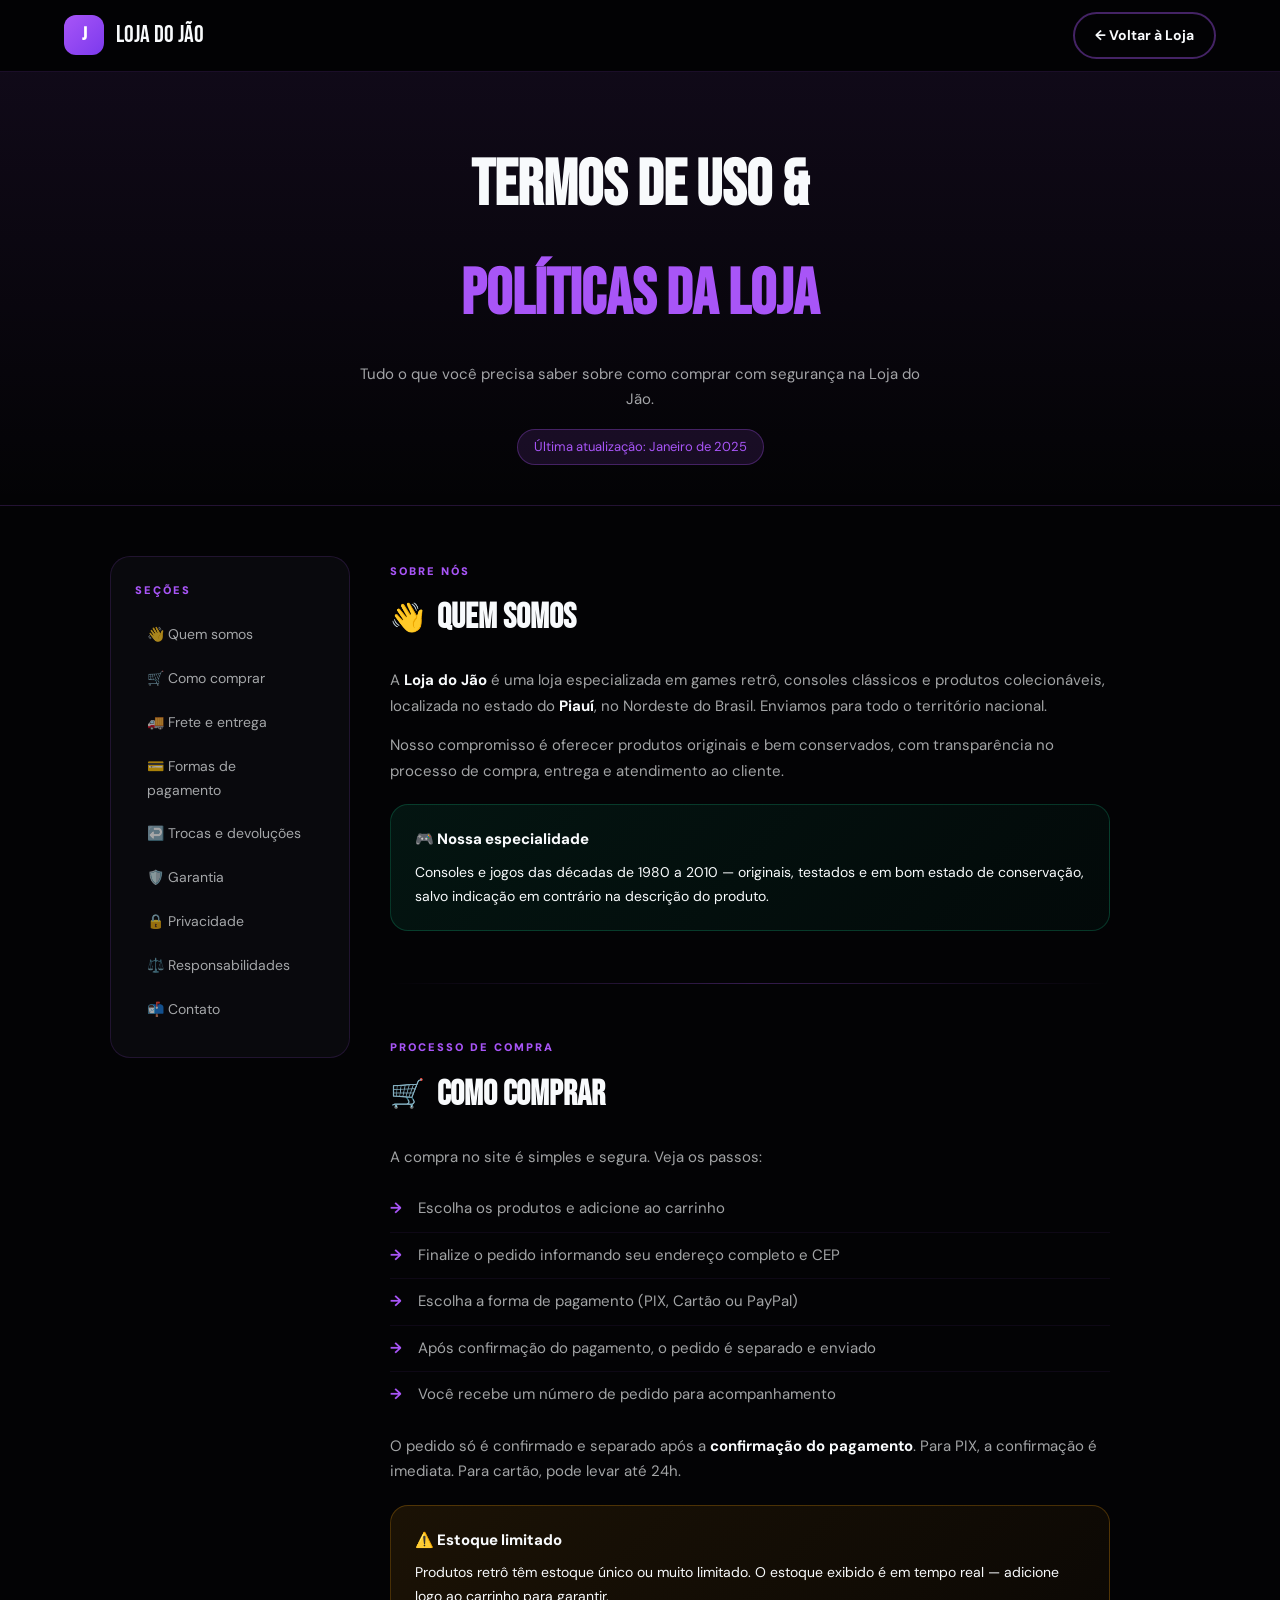
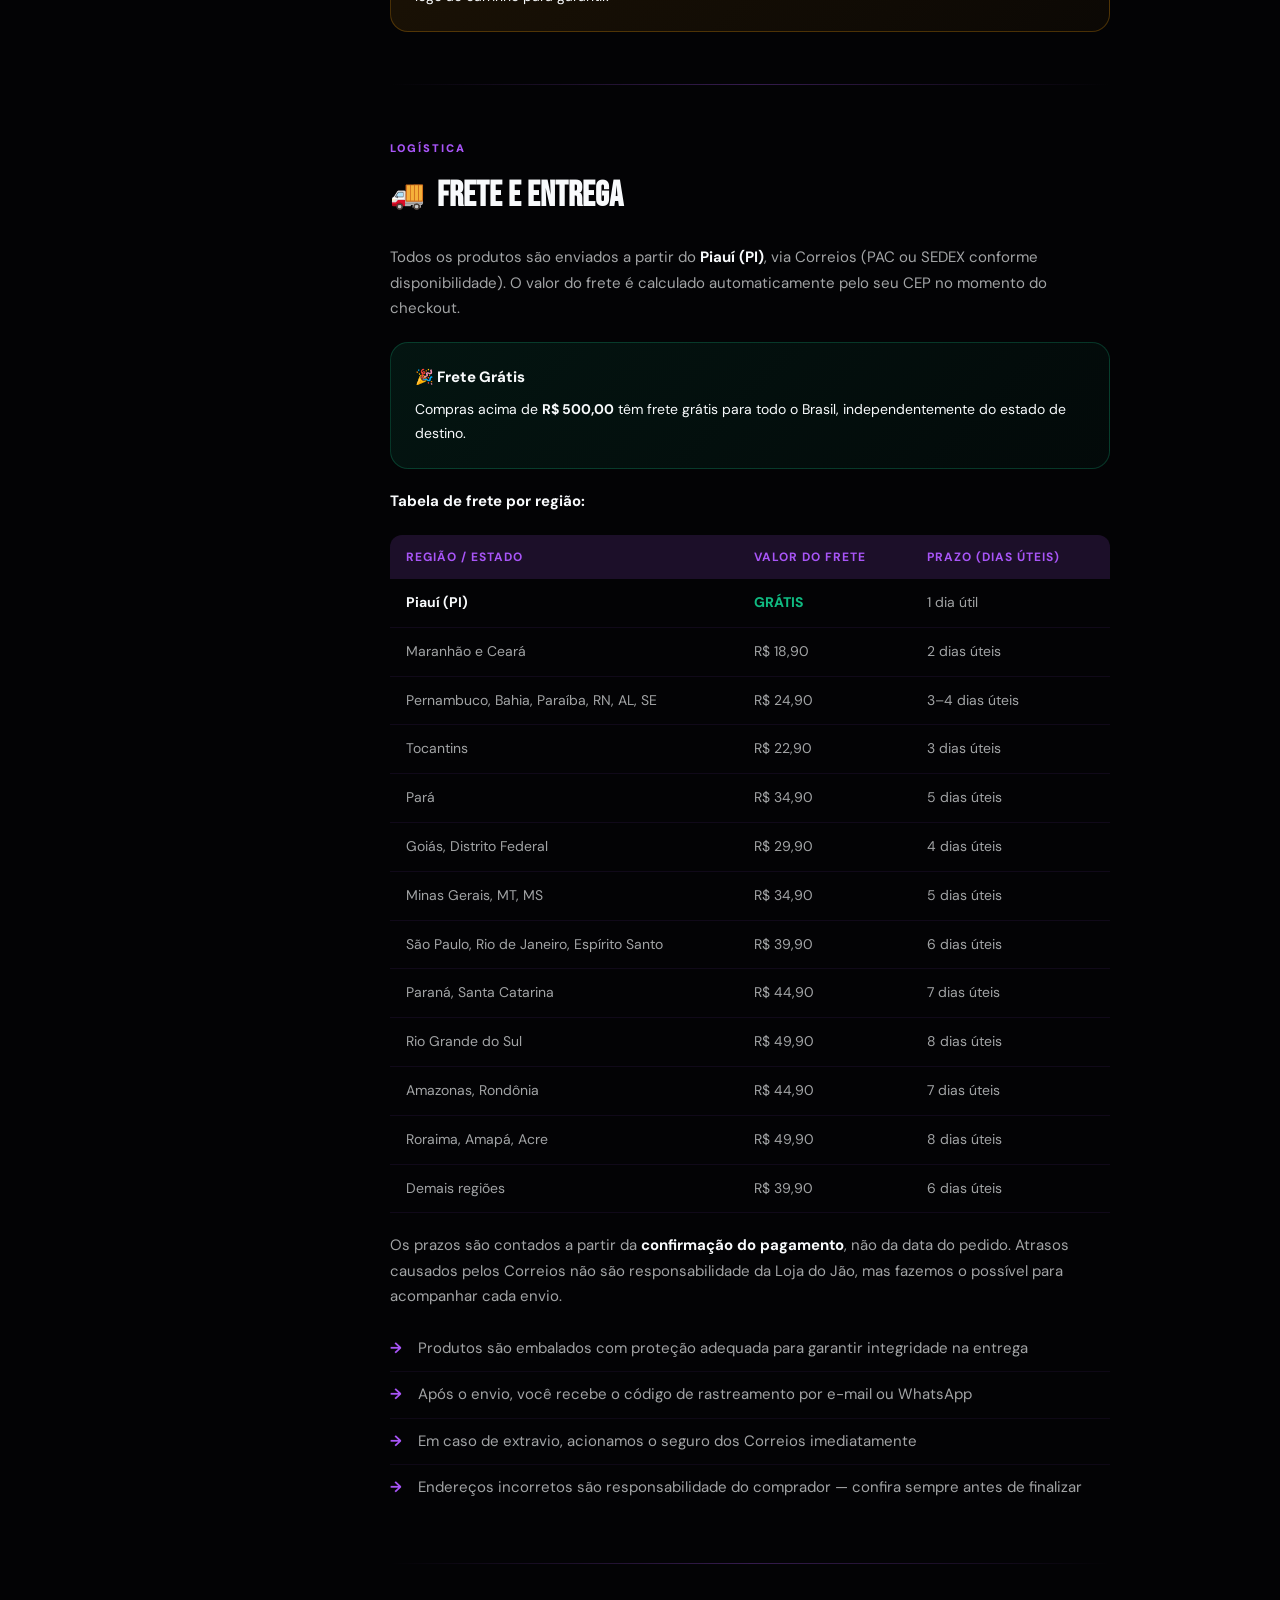
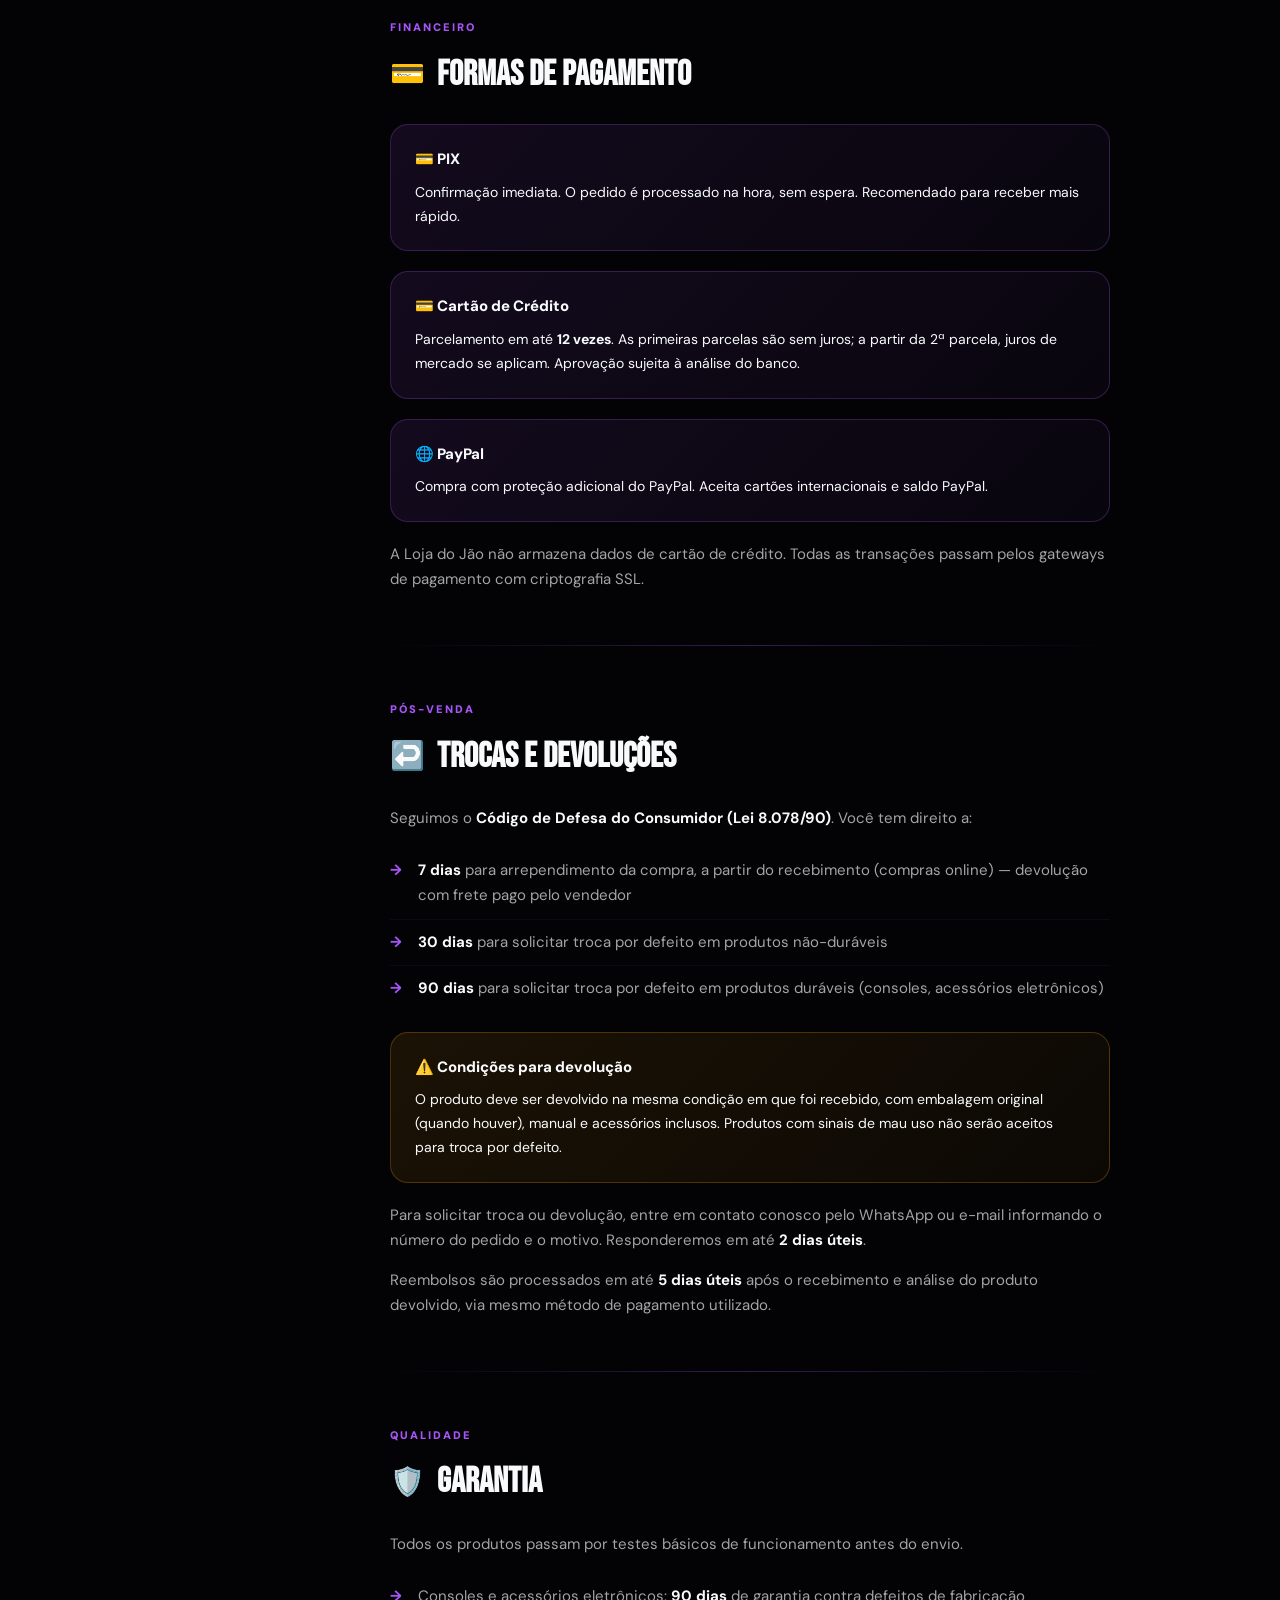
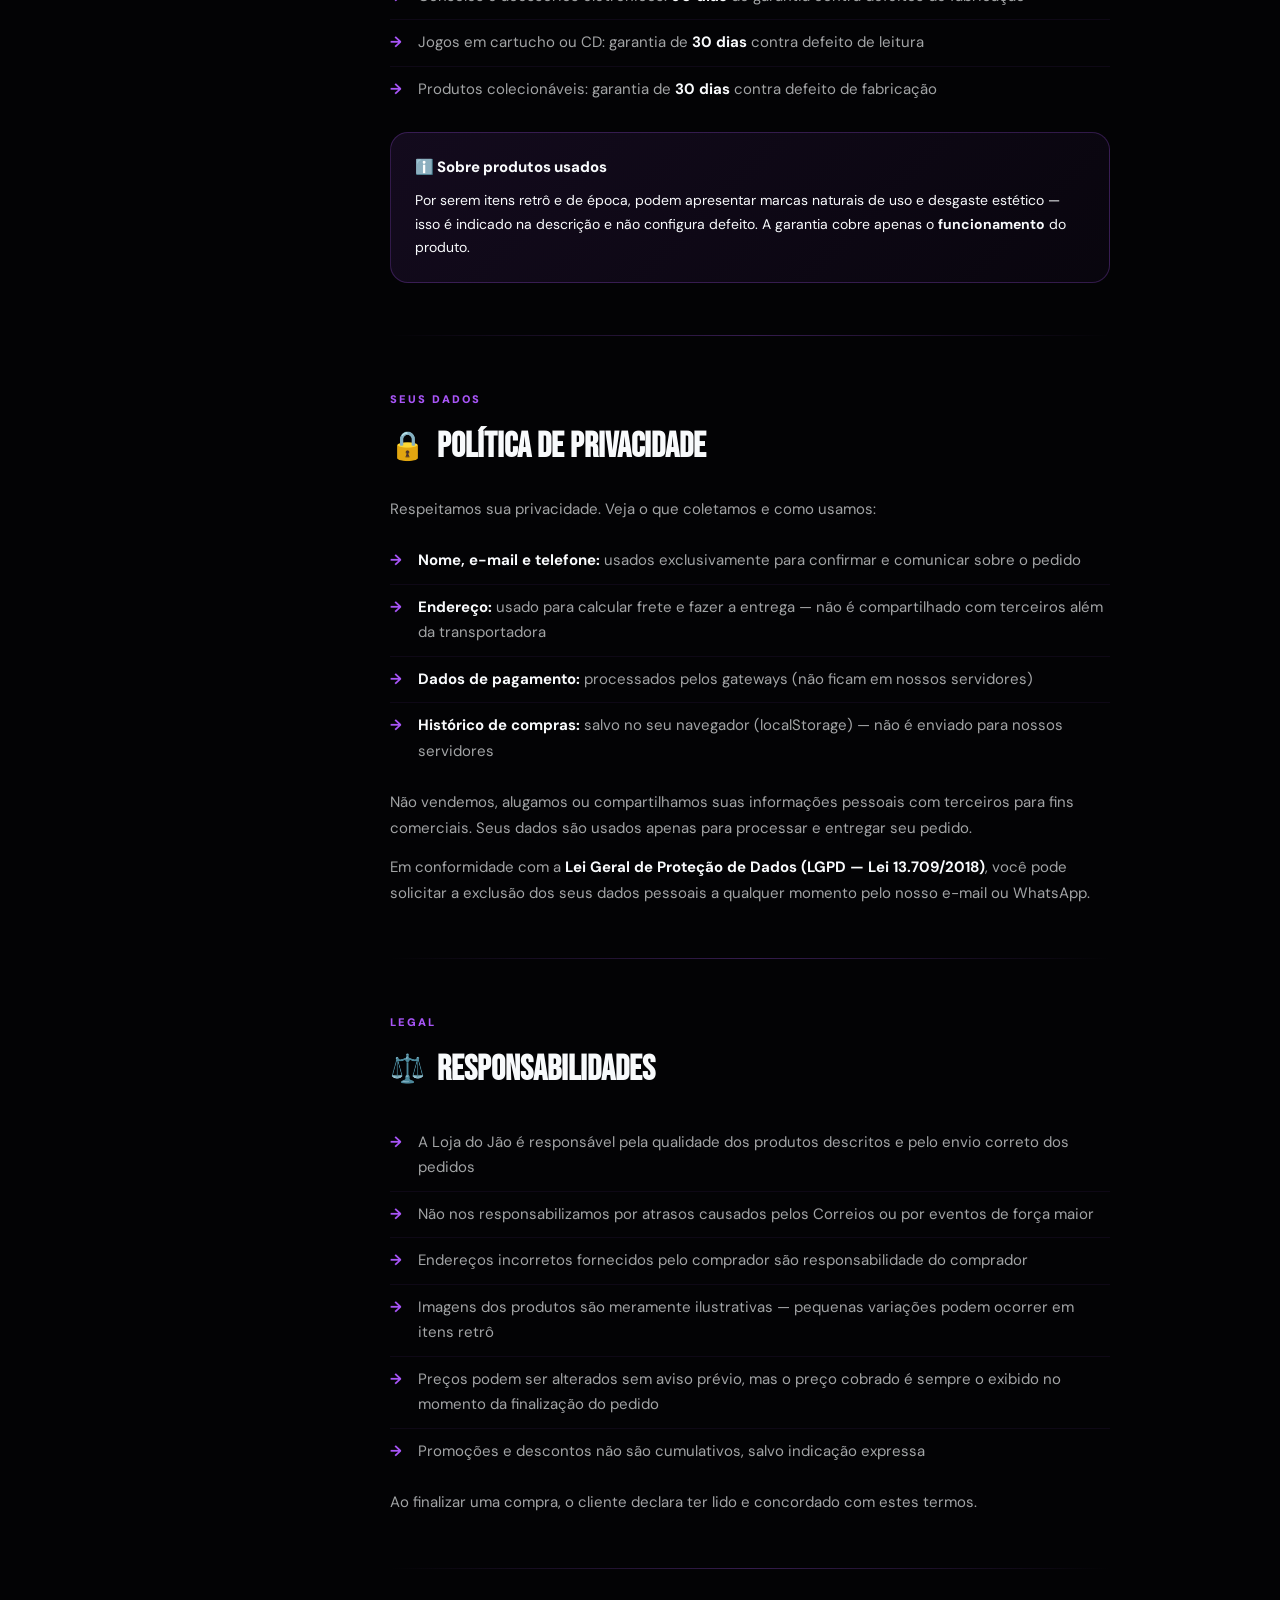
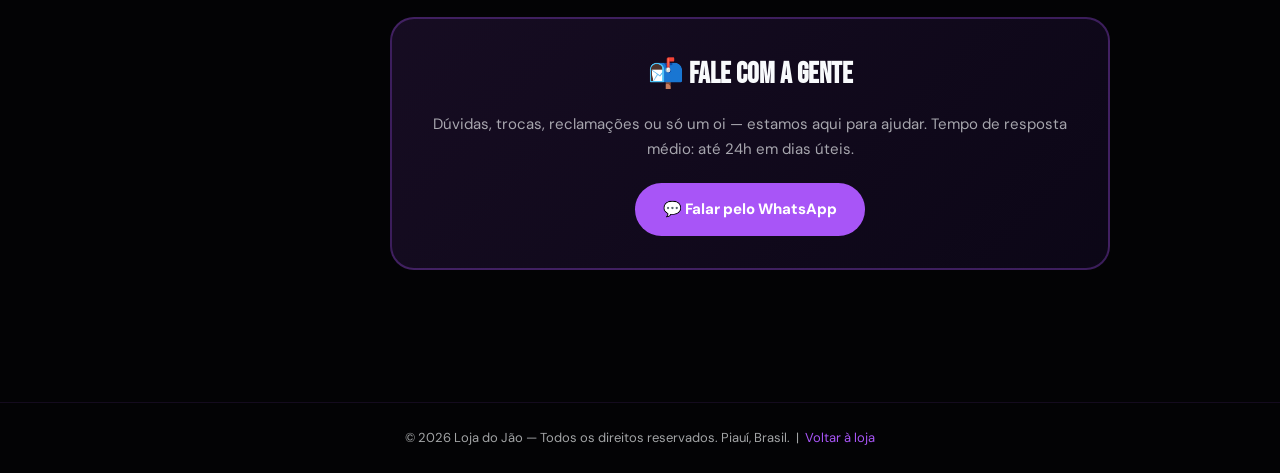
<file: termos.html>
<!DOCTYPE html>
<html lang="pt-BR">
<head>
  <meta charset="UTF-8" />
  <meta name="viewport" content="width=device-width, initial-scale=1.0" />
  <title>Termos de Uso & Políticas — Loja do Jão</title>
  <meta name="description" content="Termos de uso, política de privacidade, trocas, devoluções e frete da Loja do Jão." />
  <link href="https://fonts.googleapis.com/css2?family=Bebas+Neue&family=DM+Sans:wght@400;700;800&display=swap" rel="stylesheet"/>
  <style>
    :root {
      --bg: #030305;
      --surface: #0a0a0f;
      --accent: #a855f7;
      --text: #f8fafc;
      --font-display: 'Bebas Neue', sans-serif;
      --muted: rgba(248,250,252,0.65);
    }
    * { box-sizing: border-box; margin: 0; padding: 0; }
    body {
      background: var(--bg);
      color: var(--text);
      font-family: 'DM Sans', sans-serif;
      line-height: 1.7;
    }

    /* NAVBAR */
    .navbar {
      position: fixed;
      top: 0; width: 100%;
      z-index: 100;
      display: flex;
      align-items: center;
      justify-content: space-between;
      padding: 0 5%;
      height: 72px;
      background: rgba(3,3,5,0.95);
      backdrop-filter: blur(20px);
      border-bottom: 1px solid rgba(168,85,247,0.15);
    }
    .nav-logo {
      display: inline-flex;
      align-items: center;
      gap: 12px;
      font-family: var(--font-display);
      font-size: 24px;
      color: var(--text);
      text-decoration: none;
    }
    .logo-mark {
      display: inline-flex;
      align-items: center;
      justify-content: center;
      width: 40px; height: 40px;
      border-radius: 12px;
      background: linear-gradient(135deg, #a855f7, #7c3aed);
      color: #fff;
      font-size: 18px;
      font-weight: 800;
    }
    .back-link {
      display: inline-flex;
      align-items: center;
      gap: 8px;
      padding: 10px 20px;
      border-radius: 999px;
      border: 2px solid rgba(168,85,247,0.4);
      color: var(--text);
      text-decoration: none;
      font-weight: 700;
      font-size: 14px;
      transition: all 0.3s;
    }
    .back-link:hover {
      background: var(--accent);
      border-color: var(--accent);
      color: #111;
    }

    /* HERO DO TERMOS */
    .terms-hero {
      margin-top: 72px;
      padding: 60px 20px 40px;
      text-align: center;
      background: linear-gradient(180deg, rgba(168,85,247,0.08) 0%, transparent 100%);
      border-bottom: 1px solid rgba(168,85,247,0.12);
    }
    .terms-hero h1 {
      font-family: var(--font-display);
      font-size: clamp(2.5rem, 6vw, 4rem);
      color: var(--text);
      margin-bottom: 12px;
    }
    .terms-hero h1 span { color: var(--accent); }
    .terms-hero p {
      color: var(--muted);
      max-width: 560px;
      margin: 0 auto;
      font-size: 15px;
    }
    .terms-hero .update-badge {
      display: inline-block;
      margin-top: 16px;
      padding: 6px 16px;
      background: rgba(168,85,247,0.12);
      border: 1px solid rgba(168,85,247,0.3);
      border-radius: 999px;
      font-size: 13px;
      color: var(--accent);
    }

    /* NAVEGAÇÃO LATERAL */
    .terms-layout {
      display: grid;
      grid-template-columns: 240px 1fr;
      gap: 40px;
      max-width: 1100px;
      margin: 0 auto;
      padding: 50px 20px 80px;
    }
    @media (max-width: 768px) {
      .terms-layout { grid-template-columns: 1fr; }
      .terms-nav { display: none; }
    }

    .terms-nav {
      position: sticky;
      top: 90px;
      height: fit-content;
      background: rgba(10,10,15,0.9);
      border: 1px solid rgba(168,85,247,0.15);
      border-radius: 20px;
      padding: 24px;
    }
    .terms-nav h4 {
      font-size: 11px;
      text-transform: uppercase;
      letter-spacing: 2px;
      color: var(--accent);
      margin-bottom: 16px;
      font-weight: 900;
    }
    .terms-nav a {
      display: block;
      padding: 8px 12px;
      border-radius: 10px;
      color: var(--muted);
      text-decoration: none;
      font-size: 14px;
      transition: all 0.2s;
      margin-bottom: 4px;
    }
    .terms-nav a:hover {
      background: rgba(168,85,247,0.12);
      color: var(--text);
    }

    /* CONTEÚDO */
    .terms-content { max-width: 720px; }

    .terms-section {
      margin-bottom: 52px;
      scroll-margin-top: 100px;
    }
    .section-tag {
      display: inline-block;
      font-size: 11px;
      text-transform: uppercase;
      letter-spacing: 2px;
      color: var(--accent);
      font-weight: 900;
      margin-bottom: 8px;
    }
    .terms-section h2 {
      font-family: var(--font-display);
      font-size: clamp(1.6rem, 3vw, 2.2rem);
      color: var(--text);
      margin-bottom: 20px;
      display: flex;
      align-items: center;
      gap: 12px;
    }
    .terms-section h2 .icon {
      font-size: 28px;
    }
    .terms-section p {
      color: var(--muted);
      margin-bottom: 14px;
      font-size: 15px;
    }
    .terms-section strong { color: var(--text); }

    /* CARDS DE DESTAQUE */
    .highlight-card {
      background: linear-gradient(135deg, rgba(168,85,247,0.1), rgba(168,85,247,0.04));
      border: 1px solid rgba(168,85,247,0.25);
      border-radius: 18px;
      padding: 22px 24px;
      margin: 20px 0;
    }
    .highlight-card.green {
      background: linear-gradient(135deg, rgba(16,185,129,0.1), rgba(16,185,129,0.04));
      border-color: rgba(16,185,129,0.25);
    }
    .highlight-card.yellow {
      background: linear-gradient(135deg, rgba(245,158,11,0.1), rgba(245,158,11,0.04));
      border-color: rgba(245,158,11,0.25);
    }
    .highlight-card p { margin: 0; color: var(--text); font-size: 14px; }
    .highlight-card .card-title {
      font-weight: 800;
      font-size: 15px;
      margin-bottom: 8px;
      display: flex;
      align-items: center;
      gap: 8px;
    }

    /* TABELA DE FRETE */
    .frete-table {
      width: 100%;
      border-collapse: collapse;
      margin: 20px 0;
      font-size: 14px;
    }
    .frete-table th {
      text-align: left;
      padding: 12px 16px;
      background: rgba(168,85,247,0.15);
      color: var(--accent);
      font-size: 12px;
      text-transform: uppercase;
      letter-spacing: 1px;
    }
    .frete-table th:first-child { border-radius: 12px 0 0 0; }
    .frete-table th:last-child  { border-radius: 0 12px 0 0; }
    .frete-table td {
      padding: 12px 16px;
      border-bottom: 1px solid rgba(168,85,247,0.08);
      color: var(--muted);
    }
    .frete-table tr:hover td { background: rgba(168,85,247,0.04); color: var(--text); }
    .frete-table .free-tag {
      color: #10b981;
      font-weight: 800;
    }

    /* LISTA */
    .terms-list {
      list-style: none;
      padding: 0;
      margin: 16px 0;
    }
    .terms-list li {
      padding: 10px 0 10px 28px;
      position: relative;
      border-bottom: 1px solid rgba(168,85,247,0.07);
      color: var(--muted);
      font-size: 15px;
    }
    .terms-list li:last-child { border-bottom: none; }
    .terms-list li::before {
      content: '→';
      position: absolute;
      left: 0;
      color: var(--accent);
      font-weight: bold;
    }

    /* DIVIDER */
    .divider {
      height: 1px;
      background: linear-gradient(90deg, transparent, rgba(168,85,247,0.3), transparent);
      margin: 48px 0;
    }

    /* CONTATO */
    .contact-box {
      background: linear-gradient(135deg, rgba(168,85,247,0.12), rgba(124,58,237,0.08));
      border: 2px solid rgba(168,85,247,0.3);
      border-radius: 24px;
      padding: 32px;
      text-align: center;
      margin-top: 40px;
    }
    .contact-box h3 {
      font-family: var(--font-display);
      font-size: 1.8rem;
      margin-bottom: 12px;
    }
    .contact-box p { color: var(--muted); margin-bottom: 20px; }
    .contact-box a {
      display: inline-block;
      padding: 14px 28px;
      background: var(--accent);
      color: #fff;
      border-radius: 999px;
      text-decoration: none;
      font-weight: 800;
      font-size: 15px;
      transition: 0.3s;
    }
    .contact-box a:hover {
      transform: translateY(-2px);
      box-shadow: 0 8px 24px rgba(168,85,247,0.4);
    }

    footer {
      text-align: center;
      padding: 24px;
      color: var(--muted);
      font-size: 13px;
      border-top: 1px solid rgba(168,85,247,0.1);
    }
    footer a { color: var(--accent); text-decoration: none; }
  </style>
</head>
<body>

  <nav class="navbar">
    <a href="index.html" class="nav-logo">
      <span class="logo-mark">J</span>
      <span>Loja do Jão</span>
    </a>
    <a href="index.html" class="back-link">← Voltar à Loja</a>
  </nav>

  <div class="terms-hero">
    <h1>Termos de Uso &<br><span>Políticas da Loja</span></h1>
    <p>Tudo o que você precisa saber sobre como comprar com segurança na Loja do Jão.</p>
    <span class="update-badge">Última atualização: Janeiro de 2025</span>
  </div>

  <div class="terms-layout">

    <!-- Navegação lateral -->
    <nav class="terms-nav">
      <h4>Seções</h4>
      <a href="#quem-somos">👋 Quem somos</a>
      <a href="#compra">🛒 Como comprar</a>
      <a href="#frete">🚚 Frete e entrega</a>
      <a href="#pagamento">💳 Formas de pagamento</a>
      <a href="#troca">↩️ Trocas e devoluções</a>
      <a href="#garantia">🛡️ Garantia</a>
      <a href="#privacidade">🔒 Privacidade</a>
      <a href="#responsabilidades">⚖️ Responsabilidades</a>
      <a href="#contato">📬 Contato</a>
    </nav>

    <!-- Conteúdo -->
    <div class="terms-content">

      <!-- QUEM SOMOS -->
      <section class="terms-section" id="quem-somos">
        <span class="section-tag">Sobre nós</span>
        <h2><span class="icon">👋</span> Quem somos</h2>
        <p>A <strong>Loja do Jão</strong> é uma loja especializada em games retrô, consoles clássicos e produtos colecionáveis, localizada no estado do <strong>Piauí</strong>, no Nordeste do Brasil. Enviamos para todo o território nacional.</p>
        <p>Nosso compromisso é oferecer produtos originais e bem conservados, com transparência no processo de compra, entrega e atendimento ao cliente.</p>
        <div class="highlight-card green">
          <div class="card-title">🎮 Nossa especialidade</div>
          <p>Consoles e jogos das décadas de 1980 a 2010 — originais, testados e em bom estado de conservação, salvo indicação em contrário na descrição do produto.</p>
        </div>
      </section>

      <div class="divider"></div>

      <!-- COMO COMPRAR -->
      <section class="terms-section" id="compra">
        <span class="section-tag">Processo de compra</span>
        <h2><span class="icon">🛒</span> Como comprar</h2>
        <p>A compra no site é simples e segura. Veja os passos:</p>
        <ul class="terms-list">
          <li>Escolha os produtos e adicione ao carrinho</li>
          <li>Finalize o pedido informando seu endereço completo e CEP</li>
          <li>Escolha a forma de pagamento (PIX, Cartão ou PayPal)</li>
          <li>Após confirmação do pagamento, o pedido é separado e enviado</li>
          <li>Você recebe um número de pedido para acompanhamento</li>
        </ul>
        <p>O pedido só é confirmado e separado após a <strong>confirmação do pagamento</strong>. Para PIX, a confirmação é imediata. Para cartão, pode levar até 24h.</p>
        <div class="highlight-card yellow">
          <div class="card-title">⚠️ Estoque limitado</div>
          <p>Produtos retrô têm estoque único ou muito limitado. O estoque exibido é em tempo real — adicione logo ao carrinho para garantir.</p>
        </div>
      </section>

      <div class="divider"></div>

      <!-- FRETE E ENTREGA -->
      <section class="terms-section" id="frete">
        <span class="section-tag">Logística</span>
        <h2><span class="icon">🚚</span> Frete e entrega</h2>
        <p>Todos os produtos são enviados a partir do <strong>Piauí (PI)</strong>, via Correios (PAC ou SEDEX conforme disponibilidade). O valor do frete é calculado automaticamente pelo seu CEP no momento do checkout.</p>

        <div class="highlight-card green">
          <div class="card-title">🎉 Frete Grátis</div>
          <p>Compras acima de <strong>R$ 500,00</strong> têm frete grátis para todo o Brasil, independentemente do estado de destino.</p>
        </div>

        <p style="margin-top:20px;"><strong>Tabela de frete por região:</strong></p>
        <table class="frete-table">
          <thead>
            <tr>
              <th>Região / Estado</th>
              <th>Valor do Frete</th>
              <th>Prazo (dias úteis)</th>
            </tr>
          </thead>
          <tbody>
            <tr><td><strong>Piauí (PI)</strong></td><td class="free-tag">GRÁTIS</td><td>1 dia útil</td></tr>
            <tr><td>Maranhão e Ceará</td><td>R$ 18,90</td><td>2 dias úteis</td></tr>
            <tr><td>Pernambuco, Bahia, Paraíba, RN, AL, SE</td><td>R$ 24,90</td><td>3–4 dias úteis</td></tr>
            <tr><td>Tocantins</td><td>R$ 22,90</td><td>3 dias úteis</td></tr>
            <tr><td>Pará</td><td>R$ 34,90</td><td>5 dias úteis</td></tr>
            <tr><td>Goiás, Distrito Federal</td><td>R$ 29,90</td><td>4 dias úteis</td></tr>
            <tr><td>Minas Gerais, MT, MS</td><td>R$ 34,90</td><td>5 dias úteis</td></tr>
            <tr><td>São Paulo, Rio de Janeiro, Espírito Santo</td><td>R$ 39,90</td><td>6 dias úteis</td></tr>
            <tr><td>Paraná, Santa Catarina</td><td>R$ 44,90</td><td>7 dias úteis</td></tr>
            <tr><td>Rio Grande do Sul</td><td>R$ 49,90</td><td>8 dias úteis</td></tr>
            <tr><td>Amazonas, Rondônia</td><td>R$ 44,90</td><td>7 dias úteis</td></tr>
            <tr><td>Roraima, Amapá, Acre</td><td>R$ 49,90</td><td>8 dias úteis</td></tr>
            <tr><td>Demais regiões</td><td>R$ 39,90</td><td>6 dias úteis</td></tr>
          </tbody>
        </table>

        <p>Os prazos são contados a partir da <strong>confirmação do pagamento</strong>, não da data do pedido. Atrasos causados pelos Correios não são responsabilidade da Loja do Jão, mas fazemos o possível para acompanhar cada envio.</p>
        <ul class="terms-list">
          <li>Produtos são embalados com proteção adequada para garantir integridade na entrega</li>
          <li>Após o envio, você recebe o código de rastreamento por e-mail ou WhatsApp</li>
          <li>Em caso de extravio, acionamos o seguro dos Correios imediatamente</li>
          <li>Endereços incorretos são responsabilidade do comprador — confira sempre antes de finalizar</li>
        </ul>
      </section>

      <div class="divider"></div>

      <!-- PAGAMENTO -->
      <section class="terms-section" id="pagamento">
        <span class="section-tag">Financeiro</span>
        <h2><span class="icon">💳</span> Formas de pagamento</h2>

        <div class="highlight-card">
          <div class="card-title">💳 PIX</div>
          <p>Confirmação imediata. O pedido é processado na hora, sem espera. Recomendado para receber mais rápido.</p>
        </div>
        <div class="highlight-card" style="margin-top:12px;">
          <div class="card-title">💳 Cartão de Crédito</div>
          <p>Parcelamento em até <strong>12 vezes</strong>. As primeiras parcelas são sem juros; a partir da 2ª parcela, juros de mercado se aplicam. Aprovação sujeita à análise do banco.</p>
        </div>
        <div class="highlight-card" style="margin-top:12px;">
          <div class="card-title">🌐 PayPal</div>
          <p>Compra com proteção adicional do PayPal. Aceita cartões internacionais e saldo PayPal.</p>
        </div>

        <p style="margin-top:20px;">A Loja do Jão não armazena dados de cartão de crédito. Todas as transações passam pelos gateways de pagamento com criptografia SSL.</p>
      </section>

      <div class="divider"></div>

      <!-- TROCAS E DEVOLUÇÕES -->
      <section class="terms-section" id="troca">
        <span class="section-tag">Pós-venda</span>
        <h2><span class="icon">↩️</span> Trocas e devoluções</h2>
        <p>Seguimos o <strong>Código de Defesa do Consumidor (Lei 8.078/90)</strong>. Você tem direito a:</p>
        <ul class="terms-list">
          <li><strong>7 dias</strong> para arrependimento da compra, a partir do recebimento (compras online) — devolução com frete pago pelo vendedor</li>
          <li><strong>30 dias</strong> para solicitar troca por defeito em produtos não-duráveis</li>
          <li><strong>90 dias</strong> para solicitar troca por defeito em produtos duráveis (consoles, acessórios eletrônicos)</li>
        </ul>

        <div class="highlight-card yellow">
          <div class="card-title">⚠️ Condições para devolução</div>
          <p>O produto deve ser devolvido na mesma condição em que foi recebido, com embalagem original (quando houver), manual e acessórios inclusos. Produtos com sinais de mau uso não serão aceitos para troca por defeito.</p>
        </div>

        <p style="margin-top:16px;">Para solicitar troca ou devolução, entre em contato conosco pelo WhatsApp ou e-mail informando o número do pedido e o motivo. Responderemos em até <strong>2 dias úteis</strong>.</p>
        <p>Reembolsos são processados em até <strong>5 dias úteis</strong> após o recebimento e análise do produto devolvido, via mesmo método de pagamento utilizado.</p>
      </section>

      <div class="divider"></div>

      <!-- GARANTIA -->
      <section class="terms-section" id="garantia">
        <span class="section-tag">Qualidade</span>
        <h2><span class="icon">🛡️</span> Garantia</h2>
        <p>Todos os produtos passam por testes básicos de funcionamento antes do envio.</p>
        <ul class="terms-list">
          <li>Consoles e acessórios eletrônicos: <strong>90 dias</strong> de garantia contra defeitos de fabricação</li>
          <li>Jogos em cartucho ou CD: garantia de <strong>30 dias</strong> contra defeito de leitura</li>
          <li>Produtos colecionáveis: garantia de <strong>30 dias</strong> contra defeito de fabricação</li>
        </ul>
        <div class="highlight-card">
          <div class="card-title">ℹ️ Sobre produtos usados</div>
          <p>Por serem itens retrô e de época, podem apresentar marcas naturais de uso e desgaste estético — isso é indicado na descrição e não configura defeito. A garantia cobre apenas o <strong>funcionamento</strong> do produto.</p>
        </div>
      </section>

      <div class="divider"></div>

      <!-- PRIVACIDADE -->
      <section class="terms-section" id="privacidade">
        <span class="section-tag">Seus dados</span>
        <h2><span class="icon">🔒</span> Política de privacidade</h2>
        <p>Respeitamos sua privacidade. Veja o que coletamos e como usamos:</p>
        <ul class="terms-list">
          <li><strong>Nome, e-mail e telefone:</strong> usados exclusivamente para confirmar e comunicar sobre o pedido</li>
          <li><strong>Endereço:</strong> usado para calcular frete e fazer a entrega — não é compartilhado com terceiros além da transportadora</li>
          <li><strong>Dados de pagamento:</strong> processados pelos gateways (não ficam em nossos servidores)</li>
          <li><strong>Histórico de compras:</strong> salvo no seu navegador (localStorage) — não é enviado para nossos servidores</li>
        </ul>
        <p>Não vendemos, alugamos ou compartilhamos suas informações pessoais com terceiros para fins comerciais. Seus dados são usados apenas para processar e entregar seu pedido.</p>
        <p>Em conformidade com a <strong>Lei Geral de Proteção de Dados (LGPD — Lei 13.709/2018)</strong>, você pode solicitar a exclusão dos seus dados pessoais a qualquer momento pelo nosso e-mail ou WhatsApp.</p>
      </section>

      <div class="divider"></div>

      <!-- RESPONSABILIDADES -->
      <section class="terms-section" id="responsabilidades">
        <span class="section-tag">Legal</span>
        <h2><span class="icon">⚖️</span> Responsabilidades</h2>
        <ul class="terms-list">
          <li>A Loja do Jão é responsável pela qualidade dos produtos descritos e pelo envio correto dos pedidos</li>
          <li>Não nos responsabilizamos por atrasos causados pelos Correios ou por eventos de força maior</li>
          <li>Endereços incorretos fornecidos pelo comprador são responsabilidade do comprador</li>
          <li>Imagens dos produtos são meramente ilustrativas — pequenas variações podem ocorrer em itens retrô</li>
          <li>Preços podem ser alterados sem aviso prévio, mas o preço cobrado é sempre o exibido no momento da finalização do pedido</li>
          <li>Promoções e descontos não são cumulativos, salvo indicação expressa</li>
        </ul>
        <p>Ao finalizar uma compra, o cliente declara ter lido e concordado com estes termos.</p>
      </section>

      <div class="divider"></div>

      <!-- CONTATO -->
      <section class="terms-section" id="contato">
        <div class="contact-box">
          <h3>📬 Fale com a gente</h3>
          <p>Dúvidas, trocas, reclamações ou só um oi — estamos aqui para ajudar. Tempo de resposta médio: até 24h em dias úteis.</p>
          <a href="https://wa.me/5589981287978" target="_blank" rel="noopener">💬 Falar pelo WhatsApp</a>
        </div>
      </section>

    </div><!-- /terms-content -->
  </div><!-- /terms-layout -->

  <footer>
    <p>© <script>document.write(new Date().getFullYear())</script> Loja do Jão — Todos os direitos reservados. Piauí, Brasil.
    &nbsp;|&nbsp; <a href="index.html">Voltar à loja</a></p>
  </footer>

</body>
</html>
</file>
